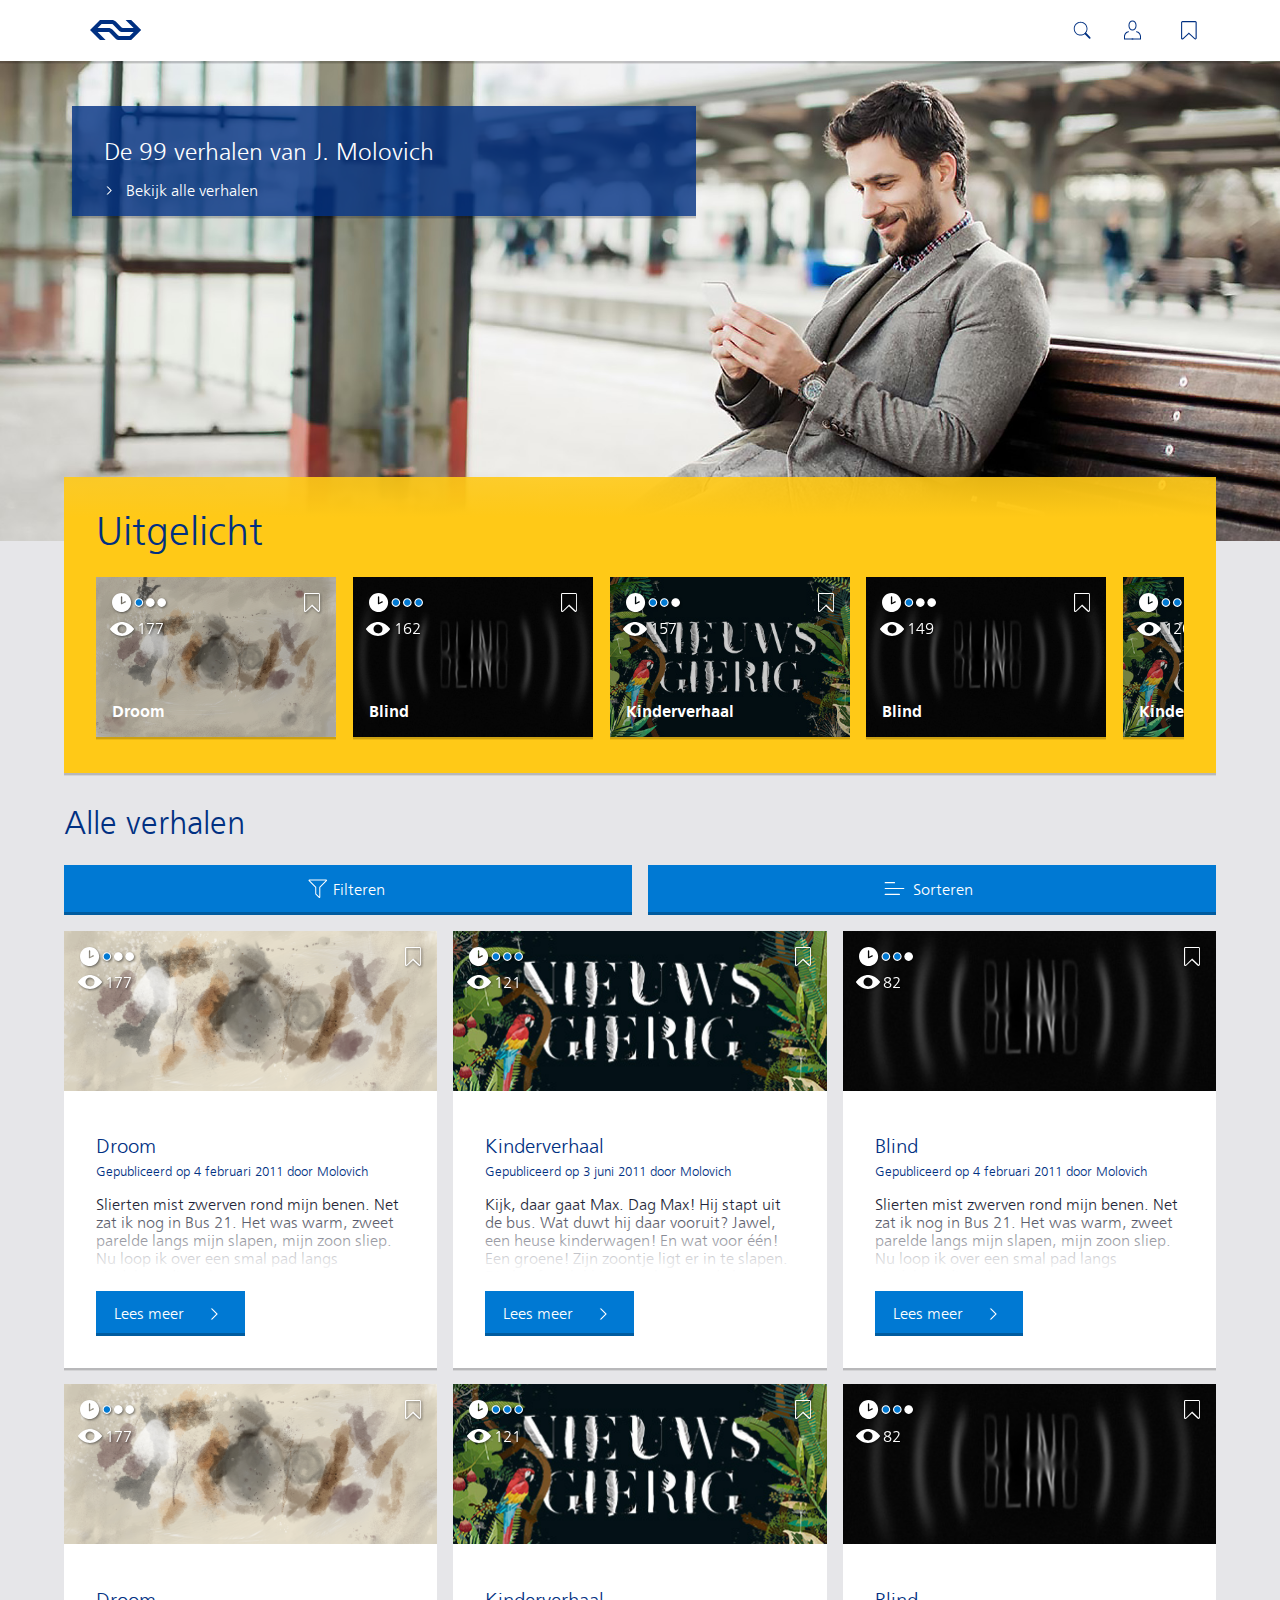
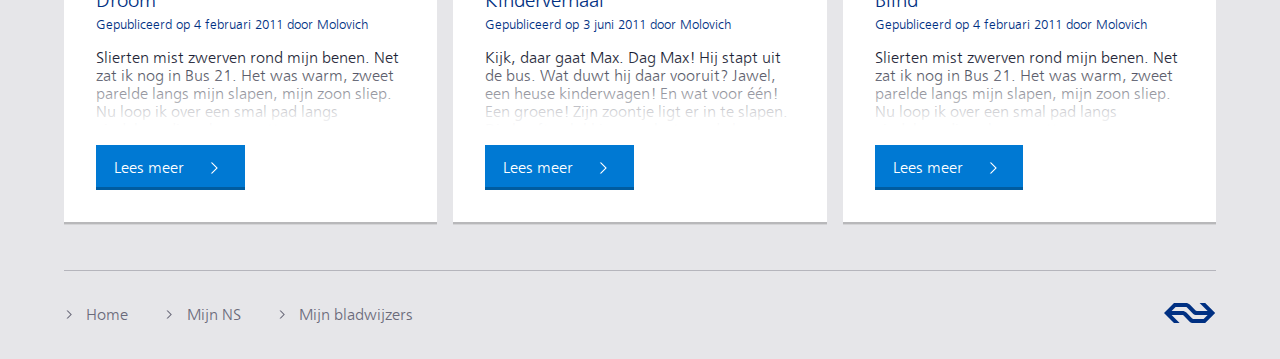
<file: index.html>
<!DOCTYPE html>
<html lang="nl">

<head>
    <meta charset="UTF-8">
    <meta name="viewport" content="width=device-width, initial-scale=1.0">
    <link rel="stylesheet" type="text/css" href="css/style.css">
    <link rel="stylesheet" type="text/css" href="css/cards.css">
    <link rel="stylesheet" type="text/css" href="css/elements.css">
    <link rel="stylesheet" type="text/css" href="css/featured.css">
    <link rel="stylesheet" type="text/css" href="css/search.css">
    <link rel="stylesheet" type="text/css" href="css/filter.css">
    <link rel="stylesheet" type="text/css" href="css/responsive.css">
    <title>Welkom op de website van NS | NS</title>
</head>

<body>
    <header>
        <nav>
            <a href="index.html"><img src="img/nslogo.svg" alt="Logo NS" class="logo"></a>
            <ul class="navigation">
                <li>
                    <label class="search">
                        <input type="checkbox"><span class="search-btn" id="search-btn"></span> </label>
                    <input type="text" placeholder="Zoek verhaal" class="search-box"> </li>
                <li>
                    <a href="login.html"></a>
                </li>
                <li>
                    <a href="bladwijzers.html"></a>
                </li>
            </ul>
        </nav>
    </header>
    <main>
        <header><img src="./img/hero.jpg" alt="dienstregeling">
            <div class="container">
                <div class="hero-header">
                    <h1>De 99 verhalen van J. Molovich</h1> <a href="#stories" class="arrow-link">Bekijk alle verhalen</a> </div>
            </div>
        </header>
        <section class="featured" id="stories">
            <h2>Uitgelicht</h2>
            <div class="featured-container">
                <article>
                    <img src="./img/Denkbeeldig.jpg" alt="denkbeeldig">
                    <div class="short-story"></div>
                    <div class="views-container">
                        <div class="views"></div>
                        <p>177</p>
                    </div>
                    <label class="fav">
                        <input type="checkbox"><span class="bookmark"></span> </label>
                    <a href="droom.html"><h3>Droom</h3></a>
                </article>
                <article> 
                    <img src="./img/Geluid.jpg" alt="denkbeeldig">
                    <div class="long-story"></div>
                    <div class="views-container">
                        <div class="views"></div>
                        <p>162</p>
                    </div>
                    <label class="fav">
                        <input type="checkbox"><span class="bookmark"></span> </label>
					<a href="blind.html"><h3>Blind</h3></a>
                </article>
                <article> 
                    <img src="./img/Nieuwsgierig.jpg" alt="denkbeeldig">
                    <div class="medium-story"></div>
                    <div class="views-container">
                        <div class="views"></div>
                        <p>157</p>
                    </div>
                    <label class="fav">
                        <input type="checkbox"><span class="bookmark"></span> </label>
					<a href="kinderverhaal.html"><h3>Kinderverhaal</h3></a>
                </article>
                <article> 
                    <img src="./img/Geluid.jpg" alt="denkbeeldig">
                    <div class="short-story"></div>
                    <div class="views-container">
                        <div class="views"></div>
                        <p>149</p>
                    </div>
                    <label class="fav">
                        <input type="checkbox"><span class="bookmark"></span> </label>
                    <h3>Blind</h3>
                </article>
                <article> 
                    <img src="./img/Nieuwsgierig.jpg" alt="denkbeeldig">
                    <div class="long-story"></div>
                    <div class="views-container">
                        <div class="views"></div>
                        <p>120</p>
                    </div>
                    <label class="fav">
                        <input type="checkbox"><span class="bookmark"></span> </label>
                    <h3>Kinderverhaal</h3>
                </article>
            </div>
        </section>
        <section class="container">
            <h4>Alle verhalen</h4>
            <div class="filter-container">
                <div class="filter">
                    <p id="filter-btn">Filteren</p>
                    <div class="options">
                        <ul>
                            <li>
                                <input checked="checked" type="checkbox" id="short-story">0 - 5 min</li>
                            <li>
                                <input checked="checked" type="checkbox" id="medium-story">5 - 10 min</li>
                            <li>
                                <input checked="checked" type="checkbox" id="long-story">10+ min</li>
                        </ul>
                        <ul>
                            <li>
                                <input checked="checked" value="true" type="checkbox" id="vrolijk">Vrolijk</li>
                            <li>
                                <input checked="checked" value="true" type="checkbox" id="drama">Drama</li>
                            <li>
                                <input checked="checked" value="true" type="checkbox" id="filosofie">Filosofie</li>
                            <li>
                                <input checked="checked" value="true" type="checkbox" id="komedie">Komedie</li>
                            <li>
                                <input checked="checked" value="true" type="checkbox" id="liefde">Liefde</li>
                        </ul>
                    </div>
                </div>
                <div class="sort">
                    <p id="sort-btn">Sorteren</p>
                    <div class="selections">
                        <ul>
                            <li>
                                <input type="radio" name="theme" id="alfabet">Alfabetisch</li>
                            <li>
                                <input type="radio" name="theme" id="chronologie">Chronologisch</li>
                            <li>
                                <input type="radio" name="theme" id="datum">Datum</li>
                            <li>
                                <input type="radio" name="theme" id="leesduur">Leesduur</li>
                            <li>
                                <input type="radio" name="theme" id="meest-gelezen">Meest gelezen</li>
                            <li>
                                <input type="radio" name="theme" id="meest-bewaard">Meest bewaard</li>
                        </ul>
                    </div>
                </div>
            </div>
            <div class="grid">
                <article class="card filosofie-data"> <img src="./img/Denkbeeldig.jpg" alt="">
                    <div class="short-story"></div>
                    <div class="views-container">
                        <div class="views"></div>
                        <p>177</p>
                    </div>
                    <label class="fav">
                        <input type="checkbox"><span class="bookmark"></span> </label>
                    <div class="description">
                        <h5>Droom</h5> <small>Gepubliceerd op 4 februari 2011 door Molovich</small>
                        <p>Slierten mist zwerven rond mijn benen. Net zat ik nog in Bus 21. Het was warm, zweet parelde langs mijn slapen, mijn zoon sliep. Nu loop ik over een smal pad langs eindeloos diepe bouwputten.</p>
                    </div> <a href="droom.html" class="cta">Lees meer</a> </article>
                <article class="card vrolijk-data"> <img src="./img/Nieuwsgierig.jpg" alt="">
                    <div class="long-story"></div>
                    <div class="views-container">
                        <div class="views"></div>
                        <p>121</p>
                    </div>
                    <label class="fav">
                        <input type="checkbox"><span class="bookmark"></span> </label>
                    <div class="description">
                        <h5>Kinderverhaal</h5> <small>Gepubliceerd op 3 juni 2011 door Molovich</small>
                        <p>Kijk, daar gaat Max. Dag Max! Hij stapt uit de bus. Wat duwt hij daar vooruit? Jawel, een heuse kinderwagen! En wat voor één! Een groene! Zijn zoontje ligt er in te slapen. Die heeft gelukkig geen last van de kou. Want het is koud joh! Het regent een beetje en het waait flink. Alle mensen op het stationsplein kijken naar de grond.</p>
                    </div> <a href="kinderverhaal.html" class="cta">Lees meer</a> </article>
                <article class="card drama-data"> <img src="./img/Geluid.jpg" alt="">
                    <div class="medium-story"></div>
                    <div class="views-container">
                        <div class="views"></div>
                        <p>82</p>
                    </div>
                    <label class="fav">
                        <input type="checkbox"><span class="bookmark"></span> </label>
                    <div class="description">
                        <h5>Blind</h5> <small>Gepubliceerd op 4 februari 2011 door Molovich</small>
                        <p>Slierten mist zwerven rond mijn benen. Net zat ik nog in Bus 21. Het was warm, zweet parelde langs mijn slapen, mijn zoon sliep. Nu loop ik over een smal pad langs eindeloos diepe bouwputten.</p>
                    </div> <a href="blind.html" class="cta">Lees meer</a> </article>
                <article class="card filosofie-data"> <img src="./img/Denkbeeldig.jpg" alt="">
                    <div class="short-story"></div>
                    <div class="views-container">
                        <div class="views"></div>
                        <p>177</p>
                    </div>
                    <label class="fav">
                        <input type="checkbox"><span class="bookmark"></span> </label>
                    <div class="description">
                        <h5>Droom</h5> <small>Gepubliceerd op 4 februari 2011 door Molovich</small>
                        <p>Slierten mist zwerven rond mijn benen. Net zat ik nog in Bus 21. Het was warm, zweet parelde langs mijn slapen, mijn zoon sliep. Nu loop ik over een smal pad langs eindeloos diepe bouwputten.</p>
                    </div> <a href="droom.html" class="cta">Lees meer</a> </article>
                <article class="card vrolijk-data"> <img src="./img/Nieuwsgierig.jpg" alt="">
                    <div class="long-story"></div>
                    <div class="views-container">
                        <div class="views"></div>
                        <p>121</p>
                    </div>
                    <label class="fav">
                        <input type="checkbox"><span class="bookmark"></span> </label>
                    <div class="description">
                        <h5>Kinderverhaal</h5> <small>Gepubliceerd op 3 juni 2011 door Molovich</small>
                        <p>Kijk, daar gaat Max. Dag Max! Hij stapt uit de bus. Wat duwt hij daar vooruit? Jawel, een heuse kinderwagen! En wat voor één! Een groene! Zijn zoontje ligt er in te slapen. Die heeft gelukkig geen last van de kou. Want het is koud joh! Het regent een beetje en het waait flink. Alle mensen op het stationsplein kijken naar de grond.</p>
                    </div> <a href="kinderverhaal.html" class="cta">Lees meer</a> </article>
                <article class="card drama-data"> <img src="./img/Geluid.jpg" alt="">
                    <div class="medium-story"></div>
                    <div class="views-container">
                        <div class="views"></div>
                        <p>82</p>
                    </div>
                    <label class="fav">
                        <input type="checkbox"><span class="bookmark"></span> </label>
                    <div class="description">
                        <h5>Blind</h5> <small>Gepubliceerd op 4 februari 2011 door Molovich</small>
                        <p>Slierten mist zwerven rond mijn benen. Net zat ik nog in Bus 21. Het was warm, zweet parelde langs mijn slapen, mijn zoon sliep. Nu loop ik over een smal pad langs eindeloos diepe bouwputten.</p>
                    </div> <a href="blind.html" class="cta">Lees meer</a> </article>
            </div>
        </section>
    </main>
    <footer>
        <div class="container">
            <div class="footer-small">
                <div class="grid-element">
                    <ul>
                        <li><a href="index.html" class="arrow-link">Home</a></li>
                        <li><a href="login.html" class="arrow-link">Mijn NS</a></li>
                        <li><a href="bladwijzers.html" class="arrow-link">Mijn bladwijzers</a></li>
                    </ul>
                </div>
                <a href="index.html"><img src="./img/nslogo.svg" alt="NS logo"></a>
            </div>
        </div>
    </footer>
    <script src="./js/filter.js"></script>
    <script src="./js/search.js"></script>
    <script src="./js/bookmark.js"></script>
</body>

</html>
</file>
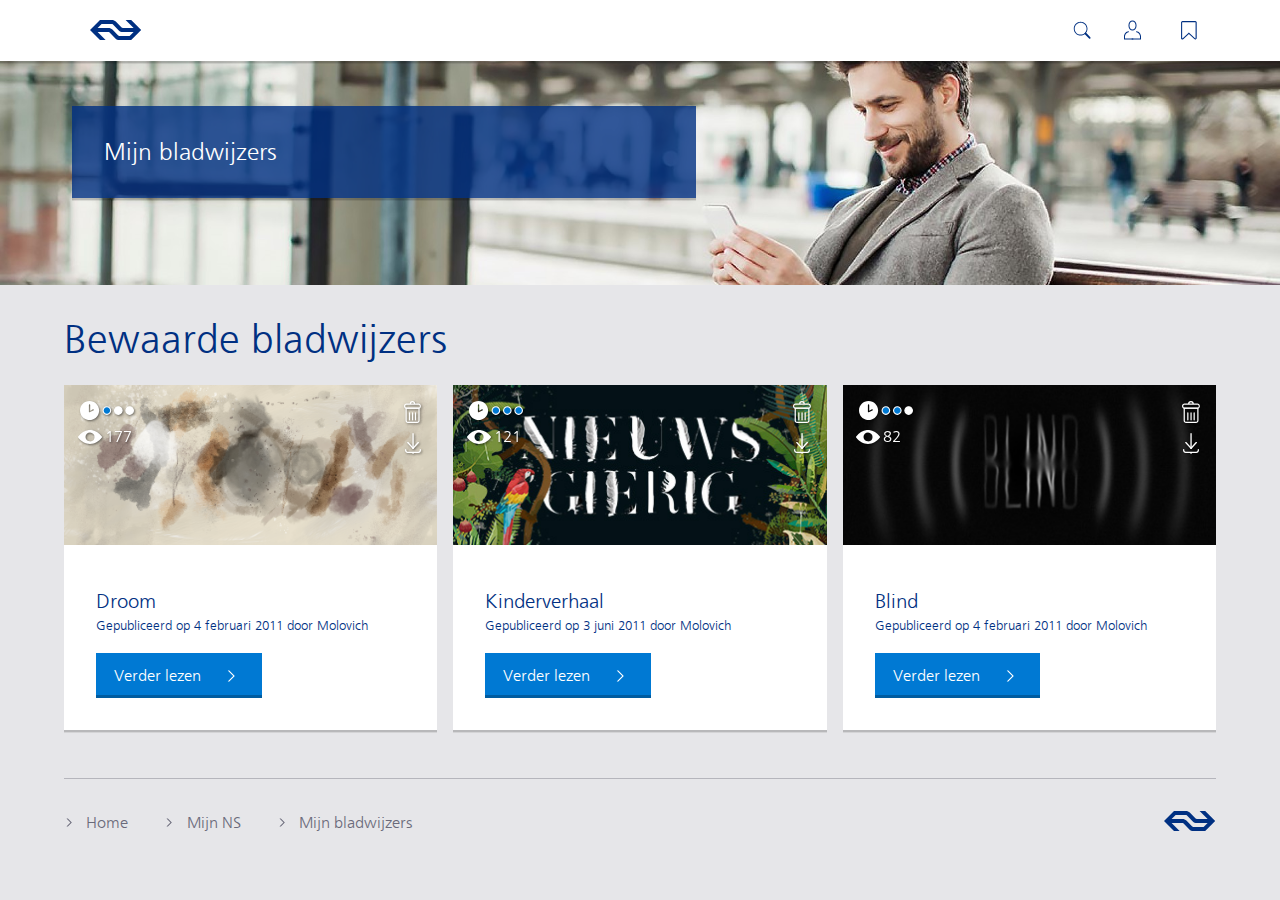
<file: bladwijzers.html>
<!DOCTYPE html>
<html lang="nl">

<head>
    <meta charset="UTF-8">
    <meta name="viewport" content="width=device-width, initial-scale=1.0">
    <link rel="stylesheet" type="text/css" href="css/style.css">
    <link rel="stylesheet" type="text/css" href="css/elements.css">
    <link rel="stylesheet" type="text/css" href="css/search.css">
    <link rel="stylesheet" type="text/css" href="css/cards.css">
    <link rel="stylesheet" type="text/css" href="css/bookmarks.css">
    <link rel="stylesheet" type="text/css" href="css/responsive.css">
    <title>Welkom op de website van NS | Mijn bladwijzers</title>
</head>

<body>
    <header>
        <nav>
            <a href="index.html"><img src="img/nslogo.svg" alt="Logo NS" class="logo"></a>
            <ul class="navigation">
                <li>
                    <label class="search">
                        <input type="checkbox"><span class="search-btn" id="search-btn"></span> </label>
                    <input type="text" placeholder="Zoek verhaal" class="search-box"> </li>
                <li>
                    <a href="login.html"></a>
                </li>
                <li>
                    <a href="bladwijzers.html"></a>
                </li>
            </ul>
        </nav>
    </header>
    <main>
      <header><img src="./img/hero2.jpg" alt="dienstregeling">
            <div class="container">
                <div class="hero-header">
                    <h1>Mijn bladwijzers</h1></div>
            </div>
        </header>
        <section class="container">
            <h2>Bewaarde bladwijzers</h2>
            <div class="grid">
                <article class="card filosofie-data"> <img src="./img/Denkbeeldig.jpg" alt="">
                    <div class="short-story"></div>
                    <div class="views-container">
                        <div class="views"></div>
                        <p>177</p>
                    </div>
                    <label class="delete">
                        <input type="checkbox"><span class="bookmark"></span> </label>
                    <div class="download"></div>
                    <div class="load"></div>
                    <div class="description">
                        <h3>Droom</h3> <small>Gepubliceerd op 4 februari 2011 door Molovich</small>
                    </div> <a href="droom.html" class="cta">Verder lezen</a> </article>
                <article class="card vrolijk-data"> <img src="./img/Nieuwsgierig.jpg" alt="">
                    <div class="long-story"></div>
                    <div class="views-container">
                        <div class="views"></div>
                        <p>121</p>
                    </div>
                    <label class="delete">
                        <input type="checkbox"><span class="bookmark"></span> </label>
                    <div class="download"></div>
                    <div class="load"></div>
                    <div class="description">
                        <h3>Kinderverhaal</h3> <small>Gepubliceerd op 3 juni 2011 door Molovich</small>
                    </div> <a href="kinderverhaal.html" class="cta">Verder lezen</a> </article>
                <article class="card drama-data"> <img src="./img/Geluid.jpg" alt="">
                    <div class="medium-story"></div>
                    <div class="views-container">
                        <div class="views"></div>
                        <p>82</p>
                    </div>
                    <label class="delete">
                        <input type="checkbox"><span class="bookmark"></span> </label>
                    <div class="download"></div>
                    <div class="load"></div>
                    <div class="description">
                        <h3>Blind</h3> <small>Gepubliceerd op 4 februari 2011 door Molovich</small>
                    </div> <a href="blind.html" class="cta">Verder lezen</a> </article>
            </div>
        </section>
    </main>
    <footer>
        <div class="container">
            <div class="footer-small">
                <div class="grid-element">
                    <ul>
                        <li><a href="index.html" class="arrow-link">Home</a></li>
                        <li><a href="login.html" class="arrow-link">Mijn NS</a></li>
                        <li><a href="bladwijzers.html" class="arrow-link">Mijn bladwijzers</a></li>
                    </ul>
                </div>
                <a href="index.html"><img src="./img/nslogo.svg" alt="NS logo"></a>
            </div>
        </div>
    </footer>
    <script src="./js/search.js"></script>
    <script src="./js/download.js"></script>
</body>

</html>
</file>
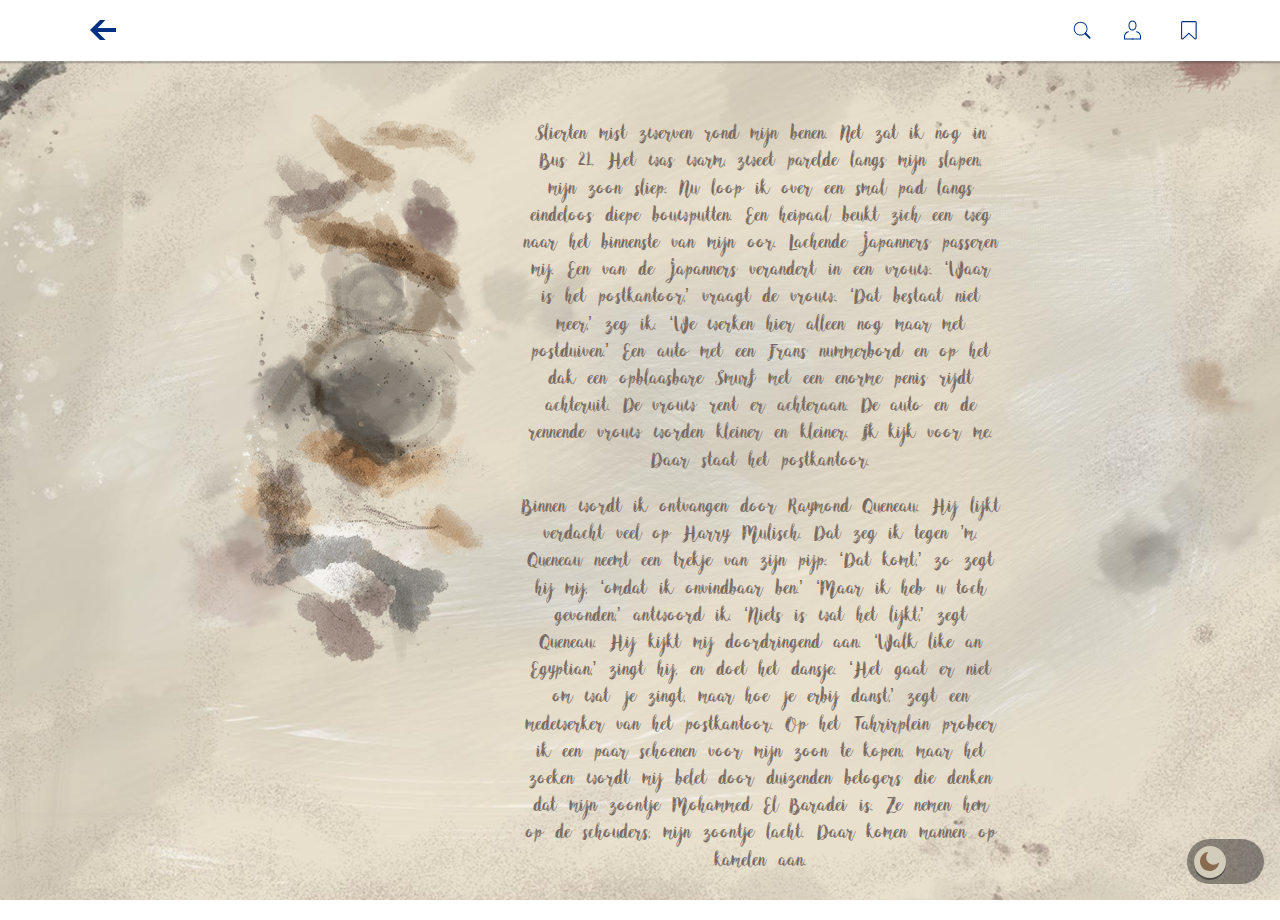
<file: droom.html>
<!DOCTYPE html>
<html lang="nl">

<head>
	<meta charset="UTF-8">
	<meta name="viewport" content="width=device-width, initial-scale=1.0">
	<link rel="stylesheet" type="text/css" href="css/style.css">
	<link rel="stylesheet" type="text/css" href="css/elements.css">
	<link rel="stylesheet" type="text/css" href="css/search.css">
	<link rel="stylesheet" type="text/css" href="css/filter.css">
	<link rel="stylesheet" type="text/css" href="css/droom.css">
	<link rel="stylesheet" type="text/css" href="css/responsive.css">
	<link rel="stylesheet" type="text/css" href="css/droom-responsive.css">
	<title>Welkom op de website van NS | Droom</title>
</head>

<body>
	<header>
        <nav>
            <a href="index.html"><img src="img/back.svg" alt="Logo NS" class="logo"></a>
            <ul class="navigation">
                <li>
                    <label class="search">
                        <input type="checkbox"><span class="search-btn" id="search-btn"></span> </label>
                    <input type="text" placeholder="Zoek verhaal" class="search-box"> </li>
                <li>
                    <a href="login.html"></a>
                </li>
                <li>
                    <a href="bladwijzers.html"></a>
                </li>
            </ul>
        </nav>
    </header>
	<main> <img src="img/droom/Header.png" alt="titel droom">
		<div class="container">
			<p>Slierten mist zwerven rond mijn benen. Net zat ik nog in Bus 21. Het was warm, zweet parelde langs mijn slapen, mijn zoon sliep. Nu loop ik over een smal pad langs eindeloos diepe bouwputten. Een heipaal beukt zich een weg naar het binnenste van mijn oor. Lachende Japanners passeren mij. Een van de Japanners verandert in een vrouw. ‘Waar is het postkantoor,’ vraagt de vrouw. ‘Dat bestaat niet meer,’ zeg ik. ‘We werken hier alleen nog maar met postduiven.’ Een auto met een Frans nummerbord en op het dak een opblaasbare Smurf met een enorme penis rijdt achteruit. De vrouw rent er achteraan. De auto en de rennende vrouw worden kleiner en kleiner. Ik kijk voor me. Daar staat het postkantoor.
			</p>
			<p>Binnen wordt ik ontvangen door Raymond Queneau. Hij lijkt verdacht veel op Harry Mulisch. Dat zeg ik tegen ’m. Queneau neemt een trekje van zijn pijp. ‘Dat komt,’ zo zegt hij mij, ‘omdat ik onvindbaar ben.’ ‘Maar ik heb u toch gevonden,’ antwoord ik. ‘Niets is wat het lijkt,’ zegt Queneau. Hij kijkt mij doordringend aan. ‘Walk like an Egyptian,’ zingt hij, en doet het dansje. ‘Het gaat er niet om wat je zingt, maar hoe je erbij danst,’ zegt een medewerker van het postkantoor. Op het Tahrirplein probeer ik een paar schoenen voor mijn zoon te kopen, maar het zoeken wordt mij belet door duizenden betogers die denken dat mijn zoontje Mohammed El Baradei is. Ze nemen hem op de schouders, mijn zoontje lacht. Daar komen mannen op kamelen aan.
			</p>
		</div>
		<label class="darkmode">
            <input type="checkbox" value="true" id="darkmode"><span class="toggle"></span>
        </label>
	</main>
	<script src="./js/search.js"></script>
	<script src="./js/darkmode.js"></script>
</body>

</html>
</file>
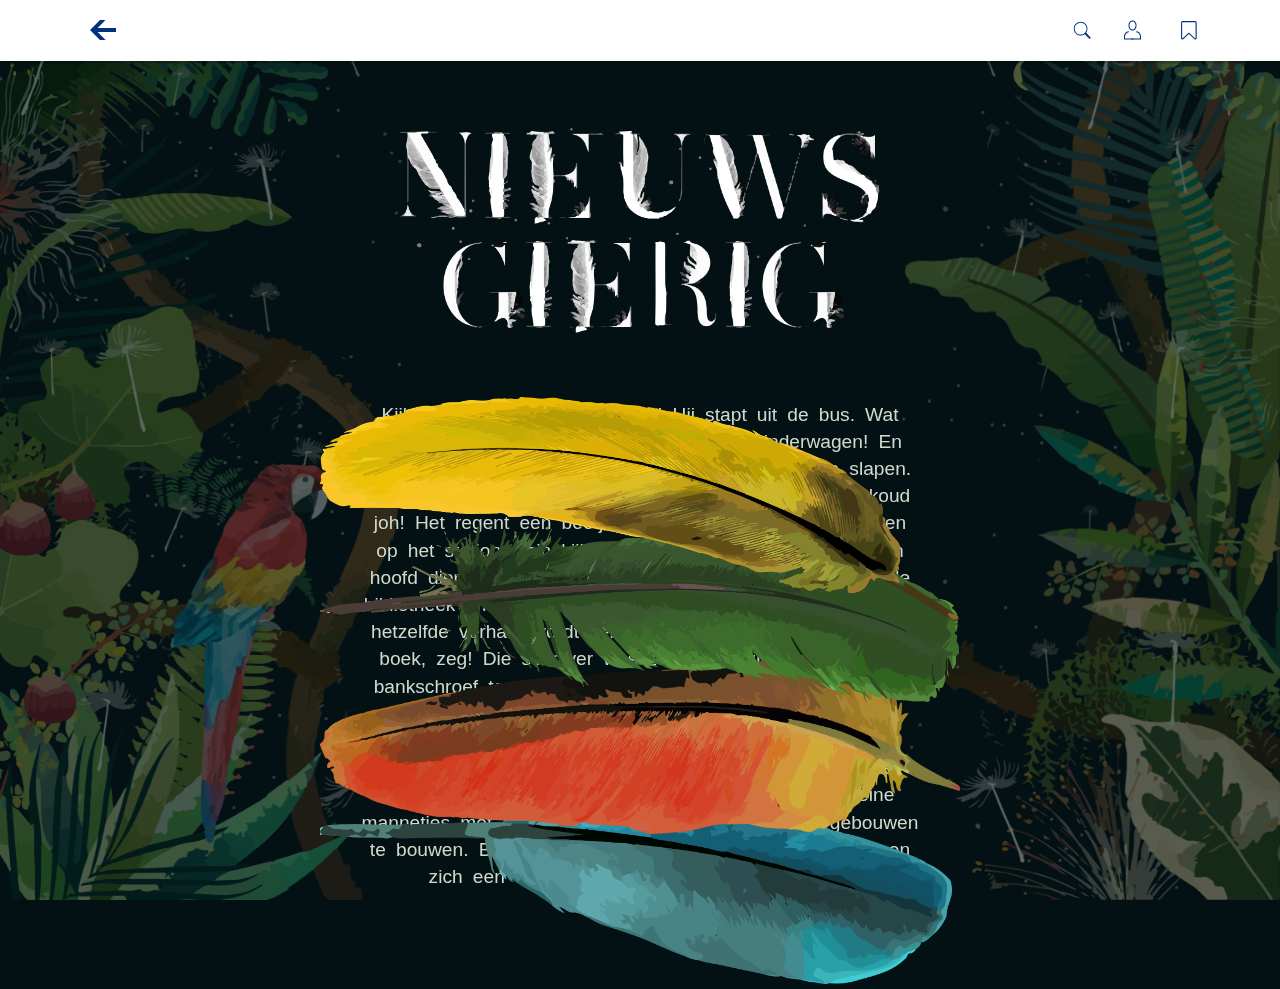
<file: kinderverhaal.html>
<!DOCTYPE html>
<html lang="nl">

<head>
    <meta charset="UTF-8">
    <meta name="viewport" content="width=device-width, initial-scale=1.0">
    <link rel="stylesheet" type="text/css" href="css/style.css">
    <link rel="stylesheet" type="text/css" href="css/elements.css">
    <link rel="stylesheet" type="text/css" href="css/search.css">
    <link rel="stylesheet" type="text/css" href="css/filter.css">
    <link rel="stylesheet" type="text/css" href="css/kinderverhaal.css">
    <link rel="stylesheet" type="text/css" href="css/responsive.css">
    <link rel="stylesheet" type="text/css" href="css/kinderverhaal-responsive.css">
    <title>Welkom op de website van NS | Kinderverhaal</title>
</head>

<body>
    <header>
        <nav>
            <a href="index.html"><img src="img/back.svg" alt="Logo NS" class="logo"></a>
            <ul class="navigation">
                <li>
                    <label class="search">
                        <input type="checkbox"><span class="search-btn" id="search-btn"></span> </label>
                    <input type="text" placeholder="Zoek verhaal" class="search-box"> </li>
                <li>
                    <a href="login.html"></a>
                </li>
                <li>
                    <a href="bladwijzers.html"></a>
                </li>
            </ul>
        </nav>
    </header>
    <main>
       <div class="bg">
           <img src="img/kinderverhaal/Desktop%20L.png" alt="achtergrond"> 
           <img src="img/kinderverhaal/Desktop%20R.png" alt="achtergrond">
       </div>
       <img class="header" src="img/kinderverhaal/Header.png" alt="titel droom">
       <div class="feathers">
           <img class="feather1" src="img/kinderverhaal/Feather1.png" alt="veer 1">
           <img class="feather2" src="img/kinderverhaal/Feather2.png" alt="veer 2">
           <img class="feather3" src="img/kinderverhaal/Feather3.png" alt="veer 3">
           <img class="feather4" src="img/kinderverhaal/Feather4.png" alt="veer 4">
       </div>
       <div class="container">
            <p> Kijk, daar gaat Max. Dag Max! Hij stapt uit de bus. Wat duwt hij daar vooruit? Jawel, een heuse kinderwagen! En wat voor één! Een groene! Zijn zoontje ligt er in te slapen. Die heeft gelukkig geen last van de kou. Want het is koud joh! Het regent een beetje en het waait flink. Alle mensen op het stationsplein kijken naar de grond. Ze hebben hun hoofd diep in hun kraag gestoken. Max is op weg naar de bibliotheek om een boek te lenen. Een boek waarin 99 keer hetzelfde verhaal wordt verteld. Wat is dat een eigenaardig boek, zeg! Die schrijver was zeker met zijn hoofd in een bankschroef terecht gekomen? Maar even iets anders: wat een rotzooi is het hier! Max moet over een smalle, modderige plank lopen. Overal zijn ze aan het bouwen! Links van de plank is er een diepe put. Rechts van de plank is er een diepe put. Heel ver beneden zijn kleine mannetjes met gele helmpjes druk bezig om grote gebouwen te bouwen. Beukende heipalen en drillende drilboren banen zich een weg naar het oor van de arme Max. </p>
            <p> Wat is dat nu? Vlak voor de bibliotheek tikt een vrouw Max op zijn rug. De vrouw heeft dikke krullen die zo zwart zijn als ebbenhout. Ze vraagt iets aan Max. Wat is dat voor rare taal die ze spreekt? Dat is Engels. Maar niet zoals een Engelsman het zou uitspreken. Je hoort dat de vrouw uit Frankrijk komt. Dat heet een accent. Ze vraagt of dit het postkantoor is. Met haar accent. Wat een rare vraag! Natuurlijk is dit het postkantoor niet! Dit is de bibliotheek! Dat ziet toch iedereen! Ga terug naar je eigen land als je onze taal niet wil leren! Of is het toch niet zo gek? Nee, het is niet zo gek. Want het postkantoor heeft hier wel gestaan. Lang geleden. Max zegt dat ze ergens anders heen moet. Maar wat doet ze nu? Ze kijkt om! Achter haar rijdt een auto weg. Het is een hele mooie, gele taxi. Met een rode bies rondom. De vrouw glimlacht naar Max. Max vertelt aan de vrouw dat ze naar de Raadhuisstraat moet. Want daar is ook een postkantoor. Maar de vrouw luistert niet naar Max. Nee, ze rent weg. Wat een onbeleefde vrouw! Of zijn ze in Frankrijk allemaal zo onbeleefd? Waarschijnlijk wel. Wat een naar volkje! Gelukkig trekt Max zich er niets van aan. Goed zo, Max! Daar gaat ie weer. </p>
            <p> Hij is boven bij de boeken. Hij kijkt bij de letter Q, want de schrijver van het boek heet Queneau. Dat spreek je uit als Kuno, met de nadruk op de no. Maar hoe Max ook kijkt, en hoe hij ook zoekt, hij kan het boek niet vinden. Max gaat naar de computer toe. Volgens de computer is het boek wel aanwezig. Wat raar! Zou Max dan niet goed hebben gekeken? Voor de zekerheid roept hij de hulp in van een medewerker. De medewerker heet Willem. Willem zoekt met Max mee. Maar hoe Willem ook zoekt en zoekt, hij kan het boek niet vinden. Gelukkig heeft Willem nog een ideetje! ‘Stuur een mailtje naar het magazijn,’ zegt hij. ‘Die hebben vast nog wel een exemplaar liggen.’ En dus stuurt Max een mail naar het magazijn. Vijftien minuten moet hij wachten op het antwoord. En wat denk je dat het magazijn antwoordt? Precies. Het boek ligt gewoon waar het hoort te liggen. Maar zoals jullie weten, jongens en meisjes, ligt het boek daar niet! Wat een vreemde bedoening! Wat is dit voor een rare bibliotheek? Wordt dit allemaal van de zuur verdiende belastingcenten van jullie papa betaald? Luid schreeuwend verlaat Max het pand. Goed zo, Max! Laat maar flink van je horen. Jaag dat linkse addergebroed maar goed wat schrik aan! </p>
            <p> In een babywinkel op het Bos en Lommerplein koopt Max babyschoentjes. Voor zijn zoontje. Lief he? Het grappige is dat Max vlakbij het Bos en Lommerplein woont. Hij heeft dus helemaal voor niets zo’n grote reis gemaakt! Of toch wel? Hij heeft wel een leuk avontuur beleefd, of niet jongens en meisjes? Een avontuur dat nu bijna is afgelopen. Want toen kwam er een stofzuiger met een hele lange snuit en die zoog zo, zoef, het hele verhaaltje uit. </p>
        </div>
    </main>
    <script src="./js/search.js"></script>
    <script src="./js/feathers.js"></script>
</body>

</html>
</file>
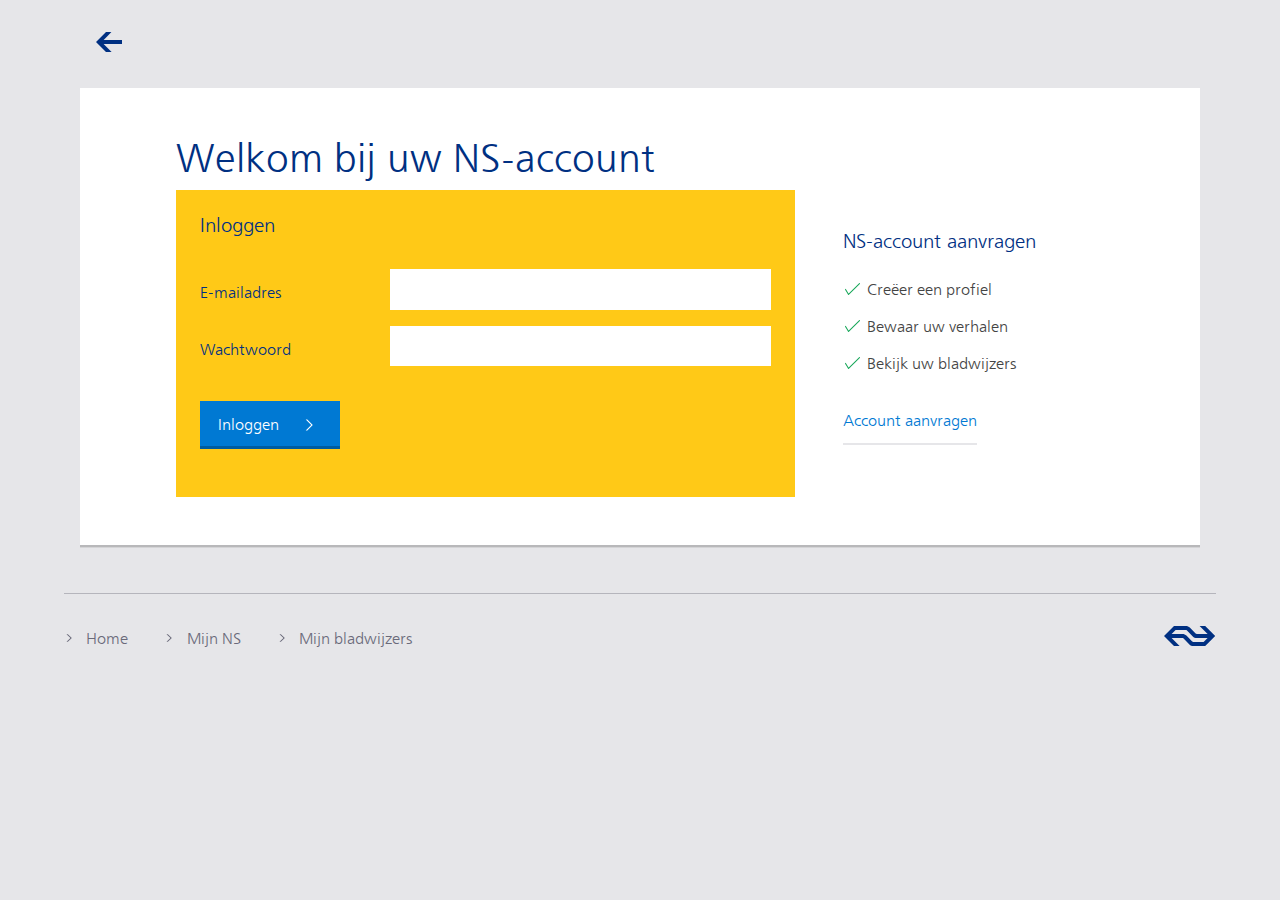
<file: login.html>
<!DOCTYPE html>
<html lang="nl">

<head>
    <meta charset="UTF-8">
    <meta name="viewport" content="width=device-width, initial-scale=1.0">
    <link rel="stylesheet" type="text/css" href="css/style.css">
    <link rel="stylesheet" type="text/css" href="css/elements.css">
    <link rel="stylesheet" type="text/css" href="css/search.css">
    <link rel="stylesheet" type="text/css" href="css/login.css">
    <link rel="stylesheet" type="text/css" href="css/responsive.css">
    <title>Welkom op de website van NS | NS-account inloggen</title>
</head>

<body>
    <header>
        <a href="index.html"><img src="img/back.svg" alt="Logo NS" class="logo2"></a>
    </header>
    <main>
        <div class="container-form">
            <h1>Welkom bij uw NS-account</h1>
            <div class="grid-form">
                <div class="login">
                    <h2>Inloggen</h2>
                    <form action="login.html">
                        <div class="input">
                            <label for="email">E-mailadres</label>
                            <input type="email" name="email" id="email" oninvalid="this.setCustomValidity('Vul uw e-mailadres in')" oninput="setCustomValidity('')" required> </div>
                        <div class="input">
                            <label for="psw">Wachtwoord</label>
                            <input type="password" name="psw" id="psw" oninvalid="this.setCustomValidity('Vul uw wachtwoord in')" oninput="setCustomValidity('')" required> </div>
                        <div class="controls">
                            <button type="submit" value="Submit">Inloggen</button>
                        </div>
                    </form>
                </div>
                <div class="register">
                    <h2>NS-account aanvragen</h2>
                    <ul>
                        <li>
                            <p>Creëer een profiel</p>
                        </li>
                        <li>
                            <p>Bewaar uw verhalen</p>
                        </li>
                        <li>
                            <p>Bekijk uw bladwijzers</p>
                        </li>
                    </ul>
                    <a href="register.html">Account aanvragen</a>
                </div>
            </div>
        </div>
    </main>
    <footer>
        <div class="container">
            <div class="footer-small">
                <div class="grid-element">
                    <ul>
                        <li><a href="index.html" class="arrow-link">Home</a></li>
                        <li><a href="login.html" class="arrow-link">Mijn NS</a></li>
                        <li><a href="bladwijzers.html" class="arrow-link">Mijn bladwijzers</a></li>
                    </ul>
                </div>
                <a href="index.html"><img src="./img/nslogo.svg" alt="NS logo"></a>
            </div>
        </div>
    </footer>
</body>

</html>
</file>
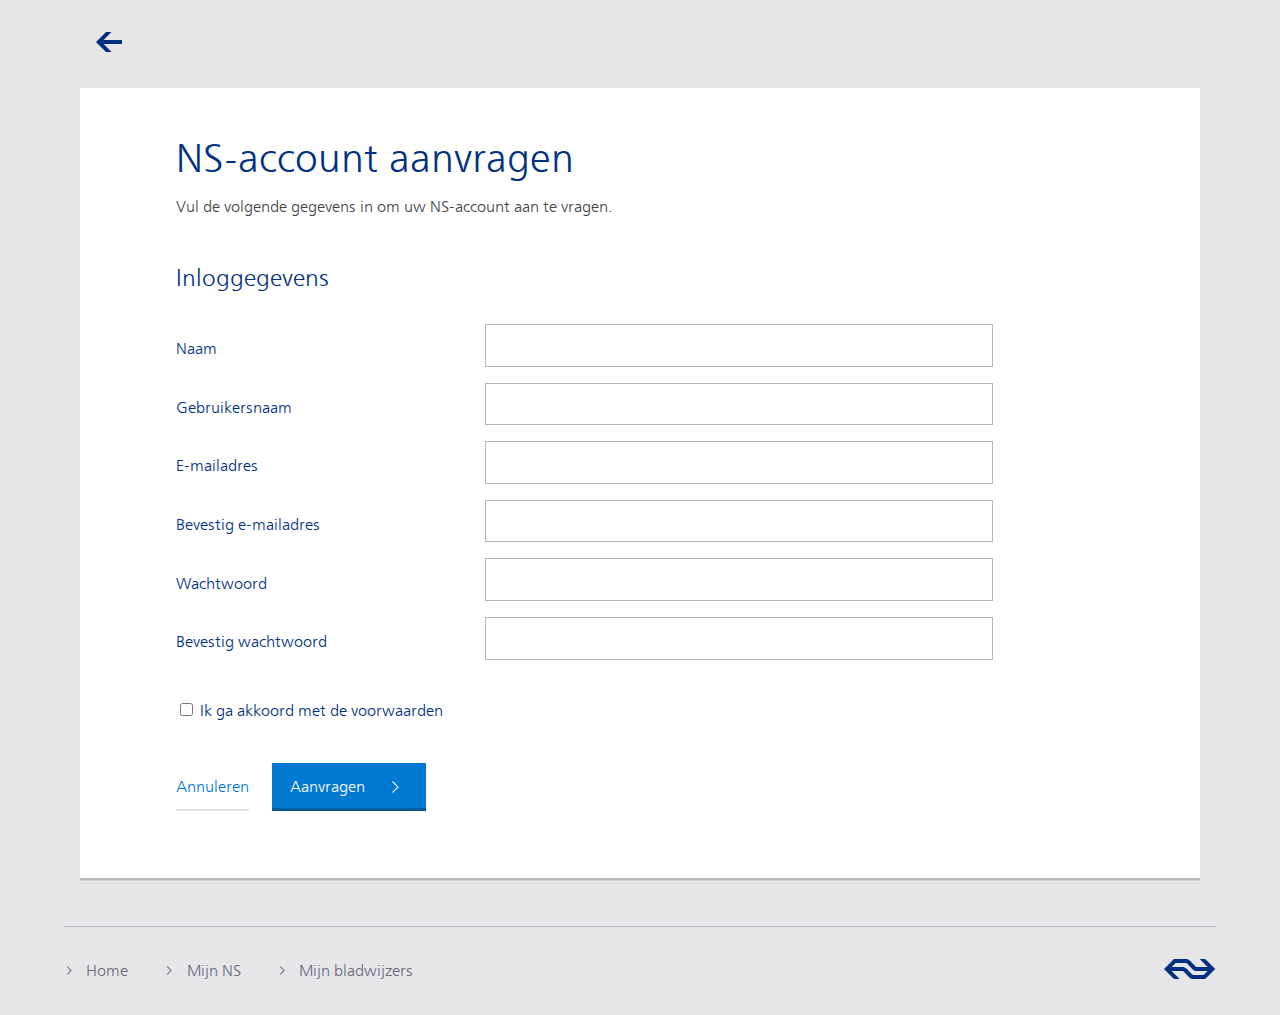
<file: register.html>
<!DOCTYPE html>
<html lang="nl">

<head>
    <meta charset="UTF-8">
    <meta name="viewport" content="width=device-width, initial-scale=1.0">
    <link rel="stylesheet" type="text/css" href="css/style.css">
    <link rel="stylesheet" type="text/css" href="css/elements.css">
    <link rel="stylesheet" type="text/css" href="css/search.css">
    <link rel="stylesheet" type="text/css" href="css/login.css">
    <link rel="stylesheet" type="text/css" href="css/responsive.css">
    <title>Welkom op de website van NS | NS-account aanvragen</title>
</head>

<body>
    <header>
            <a href="index.html"><img src="img/back.svg" alt="Logo NS" class="logo2"></a>
    </header>
    <main>
        <div class="container-form">
            <h1>NS-account aanvragen</h1>
            <p>Vul de volgende gegevens in om uw NS-account aan te vragen.</p>
            <h2>Inloggegevens</h2>
            <form action="register.html">
                <div class="input">
                    <label for="name">Naam</label>
                    <input type="text" name="name" id="name" oninvalid="this.setCustomValidity('Vul uw naam in')" oninput="setCustomValidity('')" required> </div>
                <div class="input">
                    <label for="username">Gebruikersnaam</label>
                    <input type="text" name="username" id="username" oninvalid="this.setCustomValidity('Vul een gebruikersnaam in')" oninput="setCustomValidity('')" required> </div>
                <div class="input">
                    <label for="email">E-mailadres</label>
                    <input type="email" name="email" id="email" oninvalid="this.setCustomValidity('Vul uw e-mailadres in')" oninput="setCustomValidity('')" required> </div>
                <div class="input">
                    <label for="email-repeat">Bevestig e-mailadres</label>
                    <input type="email" name="email-repeat" id="email-repeat" oninvalid="this.setCustomValidity('Bevestig uw e-mailadres')" oninput="setCustomValidity('')" required> </div>
                <div class="input">
                    <label for="psw">Wachtwoord</label>
                    <input type="password" name="psw" id="psw" oninvalid="this.setCustomValidity('Vul een wachtwoord in')" oninput="setCustomValidity('')" required> </div>
                <div class="input">
                    <label for="psw-repeat">Bevestig wachtwoord</label>
                    <input type="password" name="psw-repeat" id="psw-repeat" oninvalid="this.setCustomValidity('Bevestig uw wachtwoord')" oninput="setCustomValidity('')" required> </div>
                <div class="terms">
                   <label for="terms">
                    <input type="checkbox" name="terms" id="terms" required> Ik ga akkoord met de voorwaarden</label>
                </div>
                <div class="controls">
                    <a href="login.html" class="action-link" id="cancel-sign-up">Annuleren</a>
                    <button type="submit" value="Submit">Aanvragen</button>
                </div>
            </form>
        </div>
    </main>
    <footer>
        <div class="container">
            <div class="footer-small">
                <div class="grid-element">
                    <ul>
                        <li><a href="index.html" class="arrow-link">Home</a></li>
                        <li><a href="login.html" class="arrow-link">Mijn NS</a></li>
                        <li><a href="bladwijzers.html" class="arrow-link">Mijn bladwijzers</a></li>
                    </ul>
                </div>
                <a href="index.html"><img src="./img/nslogo.svg" alt="NS logo"></a>
            </div>
        </div>
    </footer>
</body>

</html>
</file>
<file: css/style.css>
@font-face {
    font-family: NS Sans;
    font-weight: 400;
    src: url(../fonts/nssans__-webfont.woff);
}

@font-face {
    font-family: NS Sans;
    font-weight: 600;
    src: url(../fonts/nssanbol-webfont.woff);
}

@font-face {
    font-family: NS Sans;
    font-style: italic;
    font-weight: 400;
    src: url(../fonts/nssanita-webfont.woff);
}

@font-face {
    font-family: NS Sans;
    font-style: italic;
    font-weight: 600;
    src: url(../fonts/nssanbit-webfont.woff);
}

body {
    margin: 0;
    font-family: NS Sans, Segoe UI, Myriad, Verdana, sans-serif;
    color: #003082;
    background-color: #e6e6e9;
}

h1 {
    font-size: 1.25rem;
    font-weight: 400;
}

h2, h4 {
    font-size: 2rem;
    margin: 0rem 0 1.4rem 0;
    font-weight: 400;
}

h5 {
    font-size: 1.25em;
    margin: .8rem 0 .2rem 0rem;
    font-weight: 400;
}

h6 {
    font-size: 1rem;
    margin-bottom: 1rem;
}

main {
    margin-top: 3.8rem;
    position: relative;
}

nav {
    position: relative;
    display: flex;
    align-items: center;
    margin: auto;
    max-width: 72rem;
    height: 3.2rem;
    padding: .3rem 1.4rem .3rem;
}

nav ul li a {
    padding: .5rem 1rem;
    margin-right: .5rem;
}

nav ul li {
    /*    position: relative;*/
    background-repeat: no-repeat;
    background-position: 50%;
    height: 2rem;
}

nav ul li:nth-child(2) {
    background-image: url("data:image/svg+xml;charset=US-ASCII,%3C%3Fxml%20version%3D%221.0%22%20encoding%3D%22utf-8%22%3F%3E%3C!DOCTYPE%20svg%20PUBLIC%20%22-%2F%2FW3C%2F%2FDTD%20SVG%201.1%2F%2FEN%22%20%22http%3A%2F%2Fwww.w3.org%2FGraphics%2FSVG%2F1.1%2FDTD%2Fsvg11.dtd%22%3E%3Csvg%20version%3D%221.1%22%20id%3D%22Layer_1%22%20xmlns%3D%22http%3A%2F%2Fwww.w3.org%2F2000%2Fsvg%22%20xmlns%3Axlink%3D%22http%3A%2F%2Fwww.w3.org%2F1999%2Fxlink%22%20x%3D%220px%22%20y%3D%220px%22%20%20width%3D%2235px%22%20height%3D%2235px%22%20viewBox%3D%220%200%2035%2035%22%20enable-background%3D%22new%200%200%2035%2035%22%20xml%3Aspace%3D%22preserve%22%3E%3Cg%3E%20%3Cg%3E%20%20%3Cg%3E%20%20%20%3Cpath%20d%3D%22M17.5%2C18c-2.2%2C0-4-2-4-4.5v-1c0-2.5%2C1.8-4.5%2C4-4.5s4%2C2%2C4%2C4.5v1C21.5%2C16%2C19.7%2C18%2C17.5%2C18z%20M17.5%2C9c-1.7%2C0-3%2C1.6-3%2C3.5v1%20%20%20%20c0%2C1.9%2C1.3%2C3.5%2C3%2C3.5s3-1.6%2C3-3.5v-1C20.5%2C10.6%2C19.2%2C9%2C17.5%2C9z%22%2F%3E%20%20%3C%2Fg%3E%20%3C%2Fg%3E%20%3Cg%3E%20%20%3Cg%3E%20%20%20%3Cpath%20d%3D%22M18%2C27H9v-3c0-2.4%2C2-5.2%2C4.5-5.2c0.3%2C0%2C0.5%2C0.2%2C0.5%2C0.5s-0.2%2C0.5-0.5%2C0.5c-1.9%2C0-3.5%2C2.3-3.5%2C4.2v2h8%20%20%20%20c0.3%2C0%2C0.5%2C0.2%2C0.5%2C0.5S18.3%2C27%2C18%2C27z%22%2F%3E%20%20%3C%2Fg%3E%20%3C%2Fg%3E%20%3Cg%3E%20%20%3Cg%3E%20%20%20%3Cpath%20d%3D%22M26%2C27h-9c-0.3%2C0-0.5-0.2-0.5-0.5S16.7%2C26%2C17%2C26h8v-2c0-1.9-1.6-4.2-3.5-4.2c-0.3%2C0-0.5-0.2-0.5-0.5s0.2-0.5%2C0.5-0.5%20%20%20%20c2.5%2C0%2C4.5%2C2.8%2C4.5%2C5.2V27z%22%2F%3E%20%20%3C%2Fg%3E%20%3C%2Fg%3E%3C%2Fg%3E%3Cstyle%20type%3D%22text%2Fcss%22%3Ecircle%2C%20ellipse%2C%20line%2C%20path%2C%20polygon%2C%20polyline%2C%20rect%2C%20text%20%7B%20fill%3A%20%23003082%3B%20%7D%3C%2Fstyle%3E%3C%2Fsvg%3E");
}

nav ul li:nth-child(3) {
    background-image: url(../img/bookmarks.svg);
}

header {
    position: fixed;
    top: 0;
    width: 100%;
    position: fixed;
    top: 0;
    width: 100%;
    background-color: white;
    z-index: 999;
    box-shadow: 0 .15em 0em rgba(0, 0, 0, 0.2);
}

.logo {
    width: 52px;
    margin-right: 1.5rem;
    padding-top: .25rem;
}

nav ul {
    list-style-type: none;
    padding: 0;
}

.navigation {
    display: flex;
    flex-grow: 1;
    justify-content: flex-end;
}

.navigation li a {
    text-decoration: none;
    margin-left: 1rem;
    color: #003082;
}

.navigation li a:visited {
    color: #003082;
}

main header {
    position: relative;
    box-sizing: border-box;
    padding: 0;
    z-index: 1;
    box-shadow: 0 0;
}

main header .container {
    display: block;
    margin: auto;
}

main header img {
    display: block;
    object-fit: cover;
    width: 100%;
    height: 18.5rem;
    vertical-align: middle;
}

.hero-header {
    color: white;
    background-color: rgba(0, 48, 130, .8);
    top: 0;
    padding: 1rem 2rem;
    margin: .5rem;
    position: absolute;
    width: calc(100vw - 13rem);
    max-width: 35rem;
    box-shadow: 0 .15em 0em rgba(0, 0, 0, 0.2);
}

.hero-header h2 {
    margin-bottom: 2rem;
}

.hero-header a {
    color: white;
    text-decoration: none;
}

section.container {
    margin: auto;
    margin: .5rem;
    margin-top: 2rem;
}

section.container .grid {
    display: grid;
    grid-template-columns: 1fr;
    grid-gap: 1rem;
}

.cta {
    position: absolute;
    display: inline-block;
    left: 2rem;
    bottom: 2rem;
    background-color: #0079d3;
    box-shadow: inset 0 -.18rem 0 #005ca0;
    text-decoration: none;
    padding: .85rem .85rem .85rem 1.125rem;
    color: white;
    transition: box-shadow .15s ease-in-out;
}

.cta:after {
    content: "";
    padding-right: 2.9375rem;
    background-repeat: no-repeat;
    background-position: 100%;
    background-image: url("data:image/svg+xml;charset=US-ASCII,%3C%3Fxml%20version%3D%221.0%22%20encoding%3D%22utf-8%22%3F%3E%3C!DOCTYPE%20svg%20PUBLIC%20%22-%2F%2FW3C%2F%2FDTD%20SVG%201.1%2F%2FEN%22%20%22http%3A%2F%2Fwww.w3.org%2FGraphics%2FSVG%2F1.1%2FDTD%2Fsvg11.dtd%22%3E%3Csvg%20version%3D%221.1%22%20id%3D%22Layer_1%22%20xmlns%3D%22http%3A%2F%2Fwww.w3.org%2F2000%2Fsvg%22%20xmlns%3Axlink%3D%22http%3A%2F%2Fwww.w3.org%2F1999%2Fxlink%22%20x%3D%220px%22%20y%3D%220px%22%20%20width%3D%2235px%22%20height%3D%2235px%22%20viewBox%3D%220%200%2035%2035%22%20enable-background%3D%22new%200%200%2035%2035%22%20xml%3Aspace%3D%22preserve%22%3E%3Cg%3E%20%3Cpolygon%20points%3D%2220.2%2C17.5%2014.7%2C23%2016.3%2C23%2021.8%2C17.5%2016.3%2C12%2014.7%2C12%20%20%22%2F%3E%3C%2Fg%3E%3Cstyle%20type%3D%22text%2Fcss%22%3Ecircle%2C%20ellipse%2C%20line%2C%20path%2C%20polygon%2C%20polyline%2C%20rect%2C%20text%20%7B%20fill%3A%20%23FFFFFF%3B%20%7D%3C%2Fstyle%3E%3C%2Fsvg%3E");
}

.cta:hover {
    box-shadow: inset 0 -3rem 0 #005ca0;
    transition: box-shadow .15s ease-in-out;
}

footer .container {
    padding: 0rem 1rem 1rem 1rem;
    margin-top: 3rem;
}

.footer-small {
    position: relative;
    border-top: .0625rem solid #b5b5bc;
    padding-top: 1rem;
    width: 100%;
    max-width: 72rem;
    margin: auto;
}

.footer-small ul {
    padding: 0;
    display: grid;
    grid-template-columns: 1fr;
    list-style-type: none;
    line-height: 1.5rem;
}

.footer-small ul li {
    display: inline-block;
}

.footer-small ul li a {
    text-decoration: none;
    color: #6a6a7a;
}

.footer-small ul li a:hover {
    text-decoration: none;
    color: #6a6a7a;
}

.footer-small img {
    display: block;
    position: absolute;
    right: 0;
    top: 2rem;
}

.footer-small .arrow-link {
    background-image: url("data:image/svg+xml;charset=US-ASCII,%3C%3Fxml%20version%3D%221.0%22%20encoding%3D%22utf-8%22%3F%3E%3C!DOCTYPE%20svg%20PUBLIC%20%22-%2F%2FW3C%2F%2FDTD%20SVG%201.1%2F%2FEN%22%20%22http%3A%2F%2Fwww.w3.org%2FGraphics%2FSVG%2F1.1%2FDTD%2Fsvg11.dtd%22%3E%3Csvg%20version%3D%221.1%22%20id%3D%22Layer_1%22%20xmlns%3D%22http%3A%2F%2Fwww.w3.org%2F2000%2Fsvg%22%20xmlns%3Axlink%3D%22http%3A%2F%2Fwww.w3.org%2F1999%2Fxlink%22%20x%3D%220px%22%20y%3D%220px%22%20%20width%3D%2235px%22%20height%3D%2235px%22%20viewBox%3D%220%200%2035%2035%22%20enable-background%3D%22new%200%200%2035%2035%22%20xml%3Aspace%3D%22preserve%22%3E%3Cg%3E%20%3Cpolygon%20points%3D%2219.3%2C17.5%2015.3%2C21.5%2016.7%2C21.5%2020.7%2C17.5%2016.7%2C13.5%2015.3%2C13.5%20%20%22%2F%3E%3C%2Fg%3E%3Cstyle%20type%3D%22text%2Fcss%22%3Ecircle%2C%20ellipse%2C%20line%2C%20path%2C%20polygon%2C%20polyline%2C%20rect%2C%20text%20%7B%20fill%3A%20%236a6a7a%3B%20%7D%3C%2Fstyle%3E%3C%2Fsvg%3E")
}
</file>
<file: css/cards.css>
section.container .card {
	position: relative;
	background-color: white;
	box-shadow: 0 .15rem 0 rgba(0,0,0,0.2);
	padding-bottom: 2rem;
}

section.container .card img:nth-of-type(1) {
	display: block;
	object-fit: cover;
	width: 100%;
	height: 10em;
	vertical-align: middle;
	
}

.short-story {
    position: absolute;
    width: 3.4rem;
    height: 1.2rem;
    left: 1rem;
    top: 1rem;
    background-image: url(../img/short-story.svg);
    background-repeat: no-repeat;
    -webkit-filter: drop-shadow( 1px 1px 1px rgba(0,0,0,.5));
}

.medium-story {
    position: absolute;
    width: 3.4rem;
    height: 1.2rem;
    left: 1rem;
    top: 1rem;
    background-image: url(../img/medium-story.svg);
    background-repeat: no-repeat;
    -webkit-filter: drop-shadow( 1px 1px 1px rgba(0,0,0,.5));
}

.long-story {
    position: absolute;
    width: 3.4rem;
    height: 1.2rem;
    left: 1rem;
    top: 1rem;
    background-image: url(../img/long-story.svg);
    background-repeat: no-repeat;
    -webkit-filter: drop-shadow( 1px 1px 1px rgba(0,0,0,.5));
}

.views-container {
    position: absolute;
    left: .85rem;
    top: 2.8rem;
    background-image: url(../img/views.svg);
    background-repeat: no-repeat;
    -webkit-filter: drop-shadow( 1px 1px 1px rgba(0,0,0,.5));
}

.views {
    width: 1.5rem;
    height: 1.2rem;
}

.views-container p {
    position: absolute;
    color: white;
    left: 1.7rem;
    top: -1.1rem;
}

.views p {
    position: absolute;
    left: 0;
    top: 0;
}

.fav {
	position: absolute;
	width: 1rem;
	height: 1.2rem;
	right: 1rem;
	top: 1rem;
}

.fav input {
	display: none;
}

.bookmark {
	background-image: url('../img/bookmark-off.svg');
	background-repeat: no-repeat;
	position: absolute;
	cursor: pointer;
	top: 0;
	left: 0;
	right: 0;
	bottom: 0;
	transition: .3s ease-in-out;
    -webkit-filter: drop-shadow( 1px 1px 1px rgba(0,0,0,.5));
}

input:checked + .bookmark {
	background-image: url('../img/bookmark-on.svg');
	background-repeat: no-repeat;
}


section.container .description {
	position: relative;
	padding: 2rem;
}

section.container .card small {
	color: #003082;
	font-size: .8em;
	font-weight: 400;
}

section.container .card .description p {
	position: relative;
	overflow: hidden;
	max-height: 4.8rem;
	color: #060922;
	max-width: 100%;
	margin-bottom: 2rem;
}

section.container .card .description p:after {
  	position: absolute;
	left: 0;
  	bottom: 0;
  	height: 100%;
  	width: 100%;
  	content: "";
	background: linear-gradient(to top,
	rgba(255,255,255, 1) 0%, 
	rgba(255,255,255, 0) 100%);
	pointer-events: none;
}
</file>
<file: css/elements.css>
.arrow-link {
	padding-left: 1.4rem;
	padding-top: .05rem;
	background-repeat: no-repeat;
	background-position: -.8rem;
	background-image: url("data:image/svg+xml;charset=US-ASCII,%3C%3Fxml%20version%3D%221.0%22%20encoding%3D%22utf-8%22%3F%3E%3C!DOCTYPE%20svg%20PUBLIC%20%22-%2F%2FW3C%2F%2FDTD%20SVG%201.1%2F%2FEN%22%20%22http%3A%2F%2Fwww.w3.org%2FGraphics%2FSVG%2F1.1%2FDTD%2Fsvg11.dtd%22%3E%3Csvg%20version%3D%221.1%22%20id%3D%22Layer_1%22%20xmlns%3D%22http%3A%2F%2Fwww.w3.org%2F2000%2Fsvg%22%20xmlns%3Axlink%3D%22http%3A%2F%2Fwww.w3.org%2F1999%2Fxlink%22%20x%3D%220px%22%20y%3D%220px%22%20%20width%3D%2235px%22%20height%3D%2235px%22%20viewBox%3D%220%200%2035%2035%22%20enable-background%3D%22new%200%200%2035%2035%22%20xml%3Aspace%3D%22preserve%22%3E%3Cg%3E%20%3Cpolygon%20points%3D%2219.3%2C17.5%2015.3%2C21.5%2016.7%2C21.5%2020.7%2C17.5%2016.7%2C13.5%2015.3%2C13.5%20%20%22%2F%3E%3C%2Fg%3E%3Cstyle%20type%3D%22text%2Fcss%22%3Ecircle%2C%20ellipse%2C%20line%2C%20path%2C%20polygon%2C%20polyline%2C%20rect%2C%20text%20%7B%20fill%3A%20%23FFFFFF%3B%20%7D%3C%2Fstyle%3E%3C%2Fsvg%3E");
	transition: background-position .1s ease-in-out;
}

.arrow-link:hover {
	color: rgba(255, 255, 255, .9);
	background-position: -.5rem;
	transition: background-position .1s ease-in-out;
}

nav ul li input.changeSearch {
    top: .6rem;
    opacity: 100;
}

nav ul li:nth-child(3).bookmarkGif {
    background-image: url(https://oege.ie.hva.nl/~aricane001/pweb/img/bookmarks.gif);
}

main div.grid article.changeFilosofie {
    display: none;
}

main div.grid article.changeVrolijk {
    display: none;
}

main div.grid article.changeDrama {
    display: none;
}

main div.grid article.changeKomedie {
    display: none;
}

main div.grid article.changeFilter {
    display: none;
}

main section.container div.filter div.changeFilter {
    opacity: 100;
    height: auto;
}

main section.container div.sort div.changeSort {
    opacity: 100;
    height: auto;
}
</file>
<file: css/featured.css>
section.featured {
	position: relative;
	margin: .5rem;
	margin-top: -2.8rem;
	padding: 1rem;
	background: linear-gradient(180deg, rgba(255, 201, 23, .9) 0, #ffc917 2.5rem, #ffc917);
	z-index: 2;
	box-shadow: 0 .15em 0em rgba(0,0,0,0.2);
    max-width: 1280px;
}

section.featured h2 {
	margin-top: 0;
}

section.featured div.featured-container {
	position: relative;
	white-space: nowrap;
	overflow: auto;
}

section.featured article {
	position: relative;
	margin-right: .8rem;
	display: inline-block;
	box-shadow: 0 .15em 0em rgba(0,0,0,0.2);
    background-color: white;
}

section.featured article img {
    display: block;
	object-fit: cover;
	width: 11rem;
	height: 8rem;
	-webkit-filter: brightness(.8);
}

section.featured article h3 {
    font-size: 1rem;
	color: white;
    overflow: hidden;
	position: absolute;
	max-width: 8rem;
    max-height: 4.8rem;
    white-space: pre-wrap;
    word-break: break-word;
	bottom: 0;
	margin: 1rem;
	font-weight: 600;
}
</file>
<file: css/search.css>
.search input[type=checkbox] {
    display: none;
}

.search-btn {
    display: block;
	width: 2rem;
	height: 2rem;
    margin-right: .4rem;
    cursor: pointer;
    background-image: url("data:image/svg+xml;charset=US-ASCII,%3C%3Fxml%20version%3D%221.0%22%20encoding%3D%22utf-8%22%3F%3E%3C!DOCTYPE%20svg%20PUBLIC%20%22-%2F%2FW3C%2F%2FDTD%20SVG%201.1%2F%2FEN%22%20%22http%3A%2F%2Fwww.w3.org%2FGraphics%2FSVG%2F1.1%2FDTD%2Fsvg11.dtd%22%3E%3Csvg%20version%3D%221.1%22%20id%3D%22Layer_1%22%20xmlns%3D%22http%3A%2F%2Fwww.w3.org%2F2000%2Fsvg%22%20xmlns%3Axlink%3D%22http%3A%2F%2Fwww.w3.org%2F1999%2Fxlink%22%20x%3D%220px%22%20y%3D%220px%22%20%20width%3D%2235px%22%20height%3D%2235px%22%20viewBox%3D%220%200%2035%2035%22%20enable-background%3D%22new%200%200%2035%2035%22%20xml%3Aspace%3D%22preserve%22%3E%3Cg%3E%20%3Cpath%20d%3D%22M16%2C23.5c-4.1%2C0-7.5-3.4-7.5-7.5s3.4-7.5%2C7.5-7.5s7.5%2C3.4%2C7.5%2C7.5S20.1%2C23.5%2C16%2C23.5z%20M16%2C9.5c-3.6%2C0-6.5%2C2.9-6.5%2C6.5%20%20s2.9%2C6.5%2C6.5%2C6.5s6.5-2.9%2C6.5-6.5S19.6%2C9.5%2C16%2C9.5z%22%2F%3E%3C%2Fg%3E%3Cpath%20d%3D%22M21.5%2C20L20%2C21.5l5.2%2C5.2c0.2%2C0.2%2C0.5%2C0.3%2C0.7%2C0.3s0.5-0.1%2C0.7-0.3c0.4-0.4%2C0.4-1%2C0-1.4L21.5%2C20z%22%2F%3E%3Cstyle%20type%3D%22text%2Fcss%22%3Ecircle%2C%20ellipse%2C%20line%2C%20path%2C%20polygon%2C%20polyline%2C%20rect%2C%20text%20%7B%20fill%3A%20%23003082%3B%20%7D%3C%2Fstyle%3E%3C%2Fsvg%3E");
	background-repeat: no-repeat;
    background-size: contain;
}

input:checked ~ .search-btn {
    background-image: url("data:image/svg+xml;charset=US-ASCII,%3C%3Fxml%20version%3D%221.0%22%20encoding%3D%22utf-8%22%3F%3E%3C!DOCTYPE%20svg%20PUBLIC%20%22-%2F%2FW3C%2F%2FDTD%20SVG%201.1%2F%2FEN%22%20%22http%3A%2F%2Fwww.w3.org%2FGraphics%2FSVG%2F1.1%2FDTD%2Fsvg11.dtd%22%3E%3Csvg%20version%3D%221.1%22%20id%3D%22Layer_1%22%20xmlns%3D%22http%3A%2F%2Fwww.w3.org%2F2000%2Fsvg%22%20xmlns%3Axlink%3D%22http%3A%2F%2Fwww.w3.org%2F1999%2Fxlink%22%20x%3D%220px%22%20y%3D%220px%22%20%20width%3D%2235px%22%20height%3D%2235px%22%20viewBox%3D%220%200%2035%2035%22%20enable-background%3D%22new%200%200%2035%2035%22%20xml%3Aspace%3D%22preserve%22%3E%3Cg%3E%20%3Cg%3E%20%20%3Cpath%20d%3D%22M24.5%2C25c-0.128%2C0-0.256-0.049-0.354-0.146l-14-14c-0.195-0.195-0.195-0.512%2C0-0.707s0.512-0.195%2C0.707%2C0l14%2C14%20%20%20c0.195%2C0.195%2C0.195%2C0.512%2C0%2C0.707C24.756%2C24.951%2C24.628%2C25%2C24.5%2C25z%22%2F%3E%20%3C%2Fg%3E%3C%2Fg%3E%3Cg%3E%20%3Cg%3E%20%20%3Cpath%20d%3D%22M10.5%2C25c-0.128%2C0-0.256-0.049-0.354-0.146c-0.195-0.195-0.195-0.512%2C0-0.707l14-14c0.195-0.195%2C0.512-0.195%2C0.707%2C0%20%20%20s0.195%2C0.512%2C0%2C0.707l-14%2C14C10.756%2C24.951%2C10.628%2C25%2C10.5%2C25z%22%2F%3E%20%3C%2Fg%3E%3C%2Fg%3E%3Cstyle%20type%3D%22text%2Fcss%22%3Ecircle%2C%20ellipse%2C%20line%2C%20path%2C%20polygon%2C%20polyline%2C%20rect%2C%20text%20%7B%20fill%3A%20%236a6a7a%3B%20%7D%3C%2Fstyle%3E%3C%2Fsvg%3E");
    margin-right: 15.5rem;
    position: absolute;
    left: .8rem;
    z-index: 1;
}

.search-box {
    font-family: NS Sans, Segoe UI, Myriad,Verdana, sans-serif;
    color: #003082;
    font-size: 1rem;
    border: none;
    position: absolute;
    background-color: transparent;
    width: calc(100vw - 5rem);
    max-width: 70rem;
    right: 0;
    top: -3.5rem;
    margin: 0rem 1rem;
    height: 2.5rem;
    opacity: 0;
    background-color: white;
    border-bottom: .5px #003082 solid;
    padding-left: 2.2rem;
    z-index: 0;
	transition: .15s ease-in-out;
}
</file>
<file: css/filter.css>
.filter-container {
    display: grid;
    grid-template-columns: 1fr 1fr;
	grid-gap: 1rem;
    max-width: 73rem;
    margin: auto;
    margin: 1rem 0rem;
    
}
.filter-container p {
    color: white;
    background-color:  #0079d3;
    box-shadow: 0 .15rem 0 rgba(0,0,0,0.2);
    text-align: center;
    margin: 0;
    box-shadow: inset 0 -.18rem 0 #005ca0;
    transition: .15s ease-in-out;
    cursor: pointer;
}

.filter-container p:hover {
    box-shadow: inset 0 -3.2rem 0 #005ca0;
    transition: .15s ease-in-out;
}

.filter-container ul {
    list-style-type: none;
    padding-left: 1.5rem;
}

.filter h3 {
    margin: 0;
}

.filter input, .sort input {
    width: 1.5rem;
    height: 1.5rem;
    vertical-align: middle;
}

.options {
    display: flex;
    flex-wrap: wrap;
    background-color: white;
    opacity: 0;
    height: 0rem;
    transition: .15s ease-in-out;
}

.options input {
    display: inline;
    cursor: pointer;
}

.selections {
    display: flex;
    flex-wrap: wrap;
    background-color: white;
    opacity: 0;
    height: 0rem;
    transition: .15s ease-in-out;
}

.selections input {
    display: inline;
    cursor: pointer;
}

.filter p, .sort p {
    padding: 1rem 0;
    padding-left: 1.4rem;
}

.filter p::after {
    content: '';
    background-repeat: no-repeat;
    position: absolute;
    background-size: contain;
    width: 2.2rem;
    height: 2.2rem;
    margin-left: -5.3rem;
    margin-top: -.6rem;
    background-position: 50%;
}

.filter p::after {
    background-image: url(../img/filter.svg);
}


.sort p::after {
    content: '';
    background-repeat: no-repeat;
    position: absolute;
    background-size: contain;
    width: 2.2rem;
    height: 2.2rem;
    margin-left: -6rem;
    margin-top: -.6rem;
    background-position: 50%;
}

.sort p::after {
    background-image: url(../img/sort.svg);
}
</file>
<file: css/responsive.css>
@media all and (min-width:40rem) {
    h1 {
        font-size: 1.5rem;
    }
    h2 {
        font-size: 2.5rem;
    }
    main div.container-form h1 {
        font-size: 2.5rem;
        margin-top: 0;
        margin-bottom: .5rem;
    }
    main div.container-form h2 {
        font-size: 1.5rem;
        margin-top: 3rem;
    }
    .logo {
        margin-left: 1.6rem;
    }
    main header img {
        height: 30rem;
    }
    .hero-header {
        margin: 1rem;
    }
    section.featured {
        margin: 1rem;
        margin-top: -4rem;
        padding: 2rem;
    }
    section.featured article img {
        width: 15rem;
        height: 10rem;
    }
    section.container {
        margin: 1rem;
        margin-top: 2rem;
    }
    section.container .grid {
        grid-template-columns: 1fr 1fr;
    }
    main div.container-form form div.input {
        grid-template-columns: 1fr 2fr;
    }
    main div.container-form form div.input input {
        margin-bottom: 1rem;
    }
    main div.container-form div.grid-form div.input {
    grid-template-columns: 1fr 2fr;
    }
    main div.container-form div.register ul {
        grid-template-columns: 1fr 1fr;
    }
    .footer-small ul {
        grid-template-columns: 1fr 1fr;
    }
    .search-box {
        width: 12.7rem;
        right: 7.5rem;
    }
    input:checked ~ .search-btn {
        left: auto;
        right: 6rem;
    }
}

@media all and (min-width:56rem) {
    .hero-header {
        margin-top: 2.8rem;
    }
    section.container .grid {
        grid-template-columns: 1fr 1fr 1fr;
    }
    main div.container-form {
        margin: 1rem;
        padding: 3rem 6rem;
    }
    main div.container-form div.grid-form {
    grid-template-columns: 2fr 1fr;
    }
    main div.container-form div.grid-form div.register {
        padding-left: 3rem;
    }
    main div.container-form div.register ul {
        grid-template-columns: 1fr;
    }
    footer .container .grid {
        grid-template-columns: 1fr 1fr 1fr;
    }
    .footer-small ul {
        display: block;
    }
    .footer-small ul li {
        margin-right: 2rem;
    }
}

@media all and (min-width:75rem) {
    .logo {
        /*		margin-left: -0rem;*/
    }
    .navigation {
        /*		margin-right: -0rem;*/
    }
    .hero-header {
        margin-left: .5rem;
    }
    section.featured {
        margin-left: auto;
        margin-right: auto;
        max-width: 68rem;
    }
    main .container {
        margin: auto;
        margin-top: 2rem;
        max-width: 72rem;
    }
}
</file>
<file: css/bookmarks.css>
h3 {
    font-size: 1.25em;
    margin: .8rem 0 .2rem 0rem;
    font-weight: 400;
}

main {
    margin: auto
    max-width: 70rem;
}

main header img {
    max-height: 14rem;
}

main section div.grid article {
    position: relative;
}

main section div.grid article div.description {
    margin-bottom: 2rem;
}

main section div.grid article label.delete {
	position: absolute;
	width: 1.1rem;
	height: 1.4rem;
	right: 1rem;
	top: 1rem;
}

main section div.grid article label.delete input {
	display: none;
}

main section div.grid article div.load {
    display: block;
    position: absolute;
    top: 9.5rem;
    height: .5rem;
    width: 0%;
    opacity: 1;
    background-color: rgba(0, 121, 211, 1);
}

main section div.grid article span.bookmark {
	background-image: url('../img/delete.svg');
	background-repeat: no-repeat;
	position: absolute;
	cursor: pointer;
	top: 0;
	left: 0;
	right: 0;
	bottom: 0;
	transition: .3s ease-in-out;
    -webkit-filter: drop-shadow( 1px 1px 1px rgba(0,0,0,.5));
}

main section div.grid article label input:checked + .bookmark {
	background-image: url('../img/delete-on.svg');
	background-repeat: no-repeat;
}

main section div.grid article div.download {
    position: absolute;
    width: 1rem;
    height: 1.3rem;
    right: 1.05rem;
    top: 3rem;
    cursor: pointer;
    -webkit-filter: drop-shadow( 1px 1px 1px rgba(0,0,0,.5));
    background-image: url(../img/download.svg);
}

main section div.grid article div.loadJS1 {
	transition: 2s ease-in-out;
	width: 100%;
}

main section div.grid article div.loadJS2 {
	transition: .5s ease-in-out;
	opacity: 0;
}

main section div.grid article div.loadJS3 {
	transition: 0s ease-in-out;
    width: 0%;
    opacity: 1;
}

main section div.grid article div.downloadJS1 {
    background-image: url(https://oege.ie.hva.nl/~aricane001/pweb/img/download.gif);
}

main section div.grid article div.downloadJS2 {
	background-image: url(https://oege.ie.hva.nl/~aricane001/pweb/img/download-done.svg);
}
</file>
<file: css/droom.css>
@font-face {
    font-family: Angeline Vintage;
    font-weight: 400;
    src: url(../fonts/angeline-vintage.otf);
}

body {
    background-color: #766861;	
    background: url(../img/droom/Mobile.jpg) no-repeat center center fixed;
	background-size: cover;
    color: #766861;
    transition: .15s ease-in-out;
}

body.dark {
    color: #d2ccbb;
    background: none no-repeat center center fixed;
    background-color: #0d0d0d;
}

main {
	font-family: Angeline Vintage, Segoe UI, Myriad, Verdana, sans-serif;
	line-height: 1.7rem;
	font-size: 1.2rem;
	word-spacing: .3rem;
	margin: auto;
	max-width: 70rem;
	display: grid;
	grid-template-columns: 1fr;
	justify-items: center;
	position: relative;
	padding-bottom: 2rem;
	padding-top: 6rem;
}

main img {
	width: 95%;
	max-width: 35rem;
}

main div.container {
	margin: auto;
	padding: 0rem 2rem;
	max-width: 30rem;
	text-align: center;
}

main label.darkmode {
    position: fixed;
    bottom: 1rem;
    right: 1rem;
    background-color: rgba(0,0,0,.4);
    padding: .4rem;
    border-radius: 2rem;
    height: 2rem;
    width: 4rem;
}

main label.darkmode input {
    display: none;
}

main label.darkmode span.toggle {
	position: absolute;
	cursor: pointer;
    height: 2rem;
    width: 2rem;
	top: .4rem;
    left: .4rem;
	transition: .3s ease-in-out;
    background-color: #d2ccbb;
    box-shadow: 0px 2px 0px rgba(0,0,0,.4);
    border-radius: 1rem;
}

main label.darkmode span.toggle::before {
    content: '';
    background-image: url(../img/moon.svg);
    width: 1.2rem;
    height: 1.2rem;
    left: 0;
    right: 0;
    top: 0;
    bottom: 0;
    margin: auto;
    position: absolute;
    background-repeat: no-repeat;
}

main label.darkmode input:checked + span.toggle {
    left: 2.3rem;
    box-shadow: 0px 2px 0px rgba(0,0,0,.4);
    border-radius: 1rem;
    background-color: #896c50;
}

main label.darkmode input:checked + span.toggle::before {
    background-image: url(../img/sun.svg);
}
</file>
<file: css/droom-responsive.css>
@media all and (min-width:40rem) {
	body {
		background: url(../img/droom/Tablet.jpg) no-repeat center center fixed;
		background-size: cover;
	}
}

@media all and (min-width:56rem) {
	
}

@media all and (min-width:75rem) {
	body {
		background: url(../img/droom/Desktop.jpg) no-repeat center center fixed;
		background-repeat: no-repeat;
		background-size: cover;
	}
	
	main {
		padding-top: 6rem;
		grid-template-columns: 25rem 35rem;
		vertical-align: middle;
	}
	
	main img {
		justify-self: start;
		transform: rotate(-90deg);
		width: auto;
		margin-top: 10rem;
	}
}
</file>
<file: css/kinderverhaal.css>
body {
    background-color: #031115;
    background-size: cover;
	background-repeat: repeat;
    overflow-x: hidden;
}

main {
    font-family: Myriad, Verdana, sans-serif;
	line-height: 1.7rem;
	font-size: 1.2rem;
	word-spacing: .3rem;
	color: #d0dacc;
    margin-top: 8rem;
    margin-bottom: 4rem;
}

main div.bg {
    position: relative;
    height: 100%;
    opacity: .4;
    z-index: -1;
    
}

main div.bg img:nth-of-type(1) {
    position: fixed;
    left: 0;
    top: 0;
    height: 100%;
    z-index: -1;
}

main div.bg img:nth-of-type(2) {
    position: fixed;
    right: 0;
    top: 0;
    height: 100%;
    z-index: -2;
}

main img.header {
    display: block;
    margin: auto;
    margin-bottom: 2rem;
    width: 90%;
    max-width: 30rem;
}

main div.container {
    text-align: center;
    margin: auto;
    max-width: 35rem;
    padding: 1rem;
}

main div.container p:not(:first-child) {
    display: none;
    opacity: 0;
    transition: 1s ease-in-out;
}

main div.container p:not(:first-child).changeP1 {
    display: block;
}

main div.container p:not(:first-child).changeP2 {
    opacity: 100;
}


main div.feathers img:nth-of-type(1).changeFeather1, main div.feathers img:nth-of-type(3).changeFeather3 {
    right: -75rem;
}

main div.feathers img:nth-of-type(2).changeFeather2, main div.feathers img:nth-of-type(4).changeFeather4 {
    left: -75rem;
}

main div.feathers img {
    
}

main div.feathers img {
    position: absolute;
    max-width: 40rem;
    transition: 1s ease-in-out;
}

main div.feathers img:nth-of-type(1) {
    padding-top: 2rem;
    right: 0;
    left: 0rem;
    margin: 0 auto;
    z-index: 3;
}

main div.feathers img:nth-of-type(2) {
    padding-top: 10rem;
    right: 0;
    left: 0rem;
    margin: 0 auto;
    z-index: 2;
}

main div.feathers img:nth-of-type(3) {
    padding-top: 16rem;
    right: 0;
    left: 0rem;
    margin: 0 auto;
    z-index: 1;
}

main div.feathers img:nth-of-type(4) {
    padding-top: 27rem;
    right: 0;
    left: 0rem;
    margin: 0 auto;
}
</file>
<file: css/kinderverhaal-responsive.css>
@media all and (min-width:90rem) {
    main div.bg {
    opacity: 1;
    }
}
</file>
<file: css/login.css>
h1 {
    font-size: 2rem;
    margin-top: .5rem;
    margin-bottom: 1.5rem;
}

h2 {
    font-size: 1.5rem;
    margin-top: 3rem;
    margin-bottom: 2rem;
}

header a img {
    max-width: 52px;
}

main {
    margin: auto;
    max-width: 72rem;
}

header {
    position: relative;
    background-color: transparent;
    box-shadow: none;
}

header {
    max-width: 72rem;
    margin: auto;
    margin-top: 2rem;
    margin-bottom: 2rem;
}

header img {
    margin-left: 2rem;
}

main div.container-form {
    margin: .8rem;
    background-color: white;
    padding: 1.2rem;
    padding-bottom: 3rem;
    box-shadow: 0 .15em 0em rgba(0, 0, 0, 0.2);
}

main div.container-form div.grid-form {
    display: grid;
    grid-template-columns: 1fr;
}

main div.container-form div.grid-form div.login {
    display: grid;
    background-color: #ffc917;
    grid-template-columns: 1fr;
    padding: 1.5rem;
    padding-bottom: 3rem;
}

main div.container-form div.grid-form h2 {
    font-size: 1.25rem;
    margin-top: 0;
}

main div.container-form div.grid-form form div.controls {
    margin: 0;
}

main div.container-form div.grid-form div.register {
    margin-top: 1rem;
    padding: 1.5rem;
}

main div.container-form p {
    color: #444444;
}

main div.container-form div.grid-form div.input {
    display: grid;
    grid-template-columns: 1fr;
    align-items: center;
}

main div.container-form form div.input {
    display: grid;
    grid-template-columns: 1fr;
    align-items: center;
}

main div.container-form form label {
    margin-bottom: .5rem;
    cursor: pointer;
}

main div.container-form form div.input input {
    padding: .8rem;
    margin-bottom: 1.5rem;
    max-width: 30rem;
    border-radius: 0;
    border: 1px solid #b5b5bc;
    transition: .15s ease-in-out;
}

main div.container-form form div.input input:focus {
    background-color: #e6e6e9;
}

main div.container-form form div.input input:valid {
    box-shadow: 0px -3px 0px green inset;
}

main div.container-form div.grid-form form input {
    border: none;
}

main div.container-form form div.input input:focus {
    outline: none;
}

main div.container-form form div.terms {
    margin: 1.5rem 0rem;
    max-width: 30rem;
    cursor: pointer;
}

main div.container-form form button {
    font-family: NS Sans, Segoe UI, Myriad, Verdana, sans-serif;
    font-size: 1rem;
    height: 3rem;
    border: none;
    background-color: #0079d3;
    box-shadow: inset 0 -.18rem 0 #005ca0;
    cursor: pointer;
    padding: .85rem .85rem .85rem 1.125rem;
    color: white;
    transition: box-shadow .15s ease-in-out;
    margin: 1.2rem;
}

main div.container-form div.login form button {
    margin: 1.2rem 0rem 0rem 0rem;
}
    
main div.container-form form button:after {
    content: "";
    padding-right: 2.9375rem;
    background-repeat: no-repeat;
    background-position: 100%;
    background-image: url("data:image/svg+xml;charset=US-ASCII,%3C%3Fxml%20version%3D%221.0%22%20encoding%3D%22utf-8%22%3F%3E%3C!DOCTYPE%20svg%20PUBLIC%20%22-%2F%2FW3C%2F%2FDTD%20SVG%201.1%2F%2FEN%22%20%22http%3A%2F%2Fwww.w3.org%2FGraphics%2FSVG%2F1.1%2FDTD%2Fsvg11.dtd%22%3E%3Csvg%20version%3D%221.1%22%20id%3D%22Layer_1%22%20xmlns%3D%22http%3A%2F%2Fwww.w3.org%2F2000%2Fsvg%22%20xmlns%3Axlink%3D%22http%3A%2F%2Fwww.w3.org%2F1999%2Fxlink%22%20x%3D%220px%22%20y%3D%220px%22%20%20width%3D%2235px%22%20height%3D%2235px%22%20viewBox%3D%220%200%2035%2035%22%20enable-background%3D%22new%200%200%2035%2035%22%20xml%3Aspace%3D%22preserve%22%3E%3Cg%3E%20%3Cpolygon%20points%3D%2220.2%2C17.5%2014.7%2C23%2016.3%2C23%2021.8%2C17.5%2016.3%2C12%2014.7%2C12%20%20%22%2F%3E%3C%2Fg%3E%3Cstyle%20type%3D%22text%2Fcss%22%3Ecircle%2C%20ellipse%2C%20line%2C%20path%2C%20polygon%2C%20polyline%2C%20rect%2C%20text%20%7B%20fill%3A%20%23FFFFFF%3B%20%7D%3C%2Fstyle%3E%3C%2Fsvg%3E");
}

main div.container-form form button:hover {
    box-shadow: inset 0 -3rem 0 #005ca0;
    transition: box-shadow .15s ease-in-out;
}

main div.container-form div.register a {
    text-decoration: none;
    color: #0079d3;
    border-bottom: 2px solid #e6e6e9;
    padding-bottom: .8rem;
}

main div.container-form div.register a:hover {
    border-bottom: 2px solid #0079d3;
}

main div.container-form form div.controls a {
    text-decoration: none;
    color: #0079d3;
    border-bottom: 2px solid #e6e6e9;
    padding-bottom: .8rem;
}

main div.container-form form div.controls a:hover {
    border-bottom: 2px solid #0079d3;
}

main div.container-form div.register ul {
    list-style-image: url(../img/checked.svg);
    padding-left: 1.5rem;
    display: grid;
    grid-template-columns: 1fr;
    font-size: 2rem;
    line-height: 2rem;
    margin-top: -1rem;
}

main div.container-form div.register ul li p {
    font-size: 1rem;
    margin: 0;
}

footer .container {
    background-color: transparent;
    margin-top: 3rem;
}
</file>
